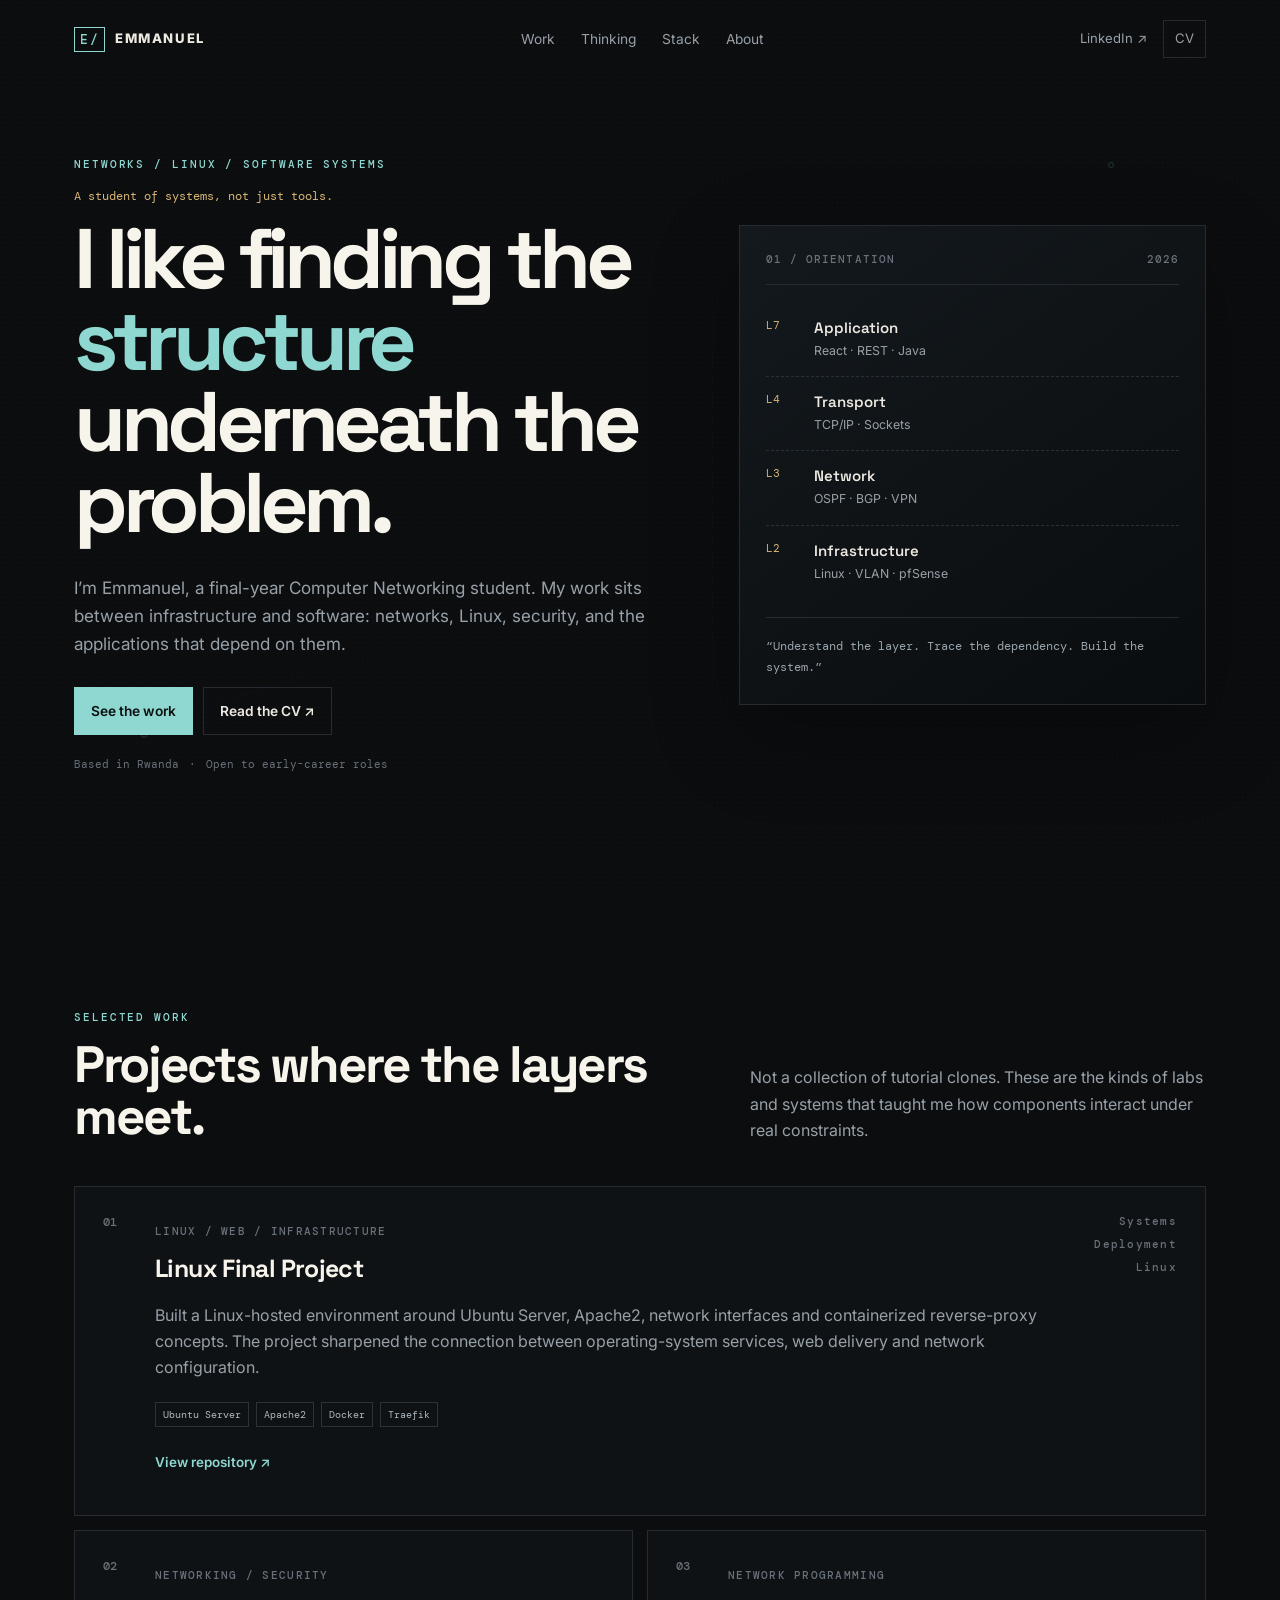
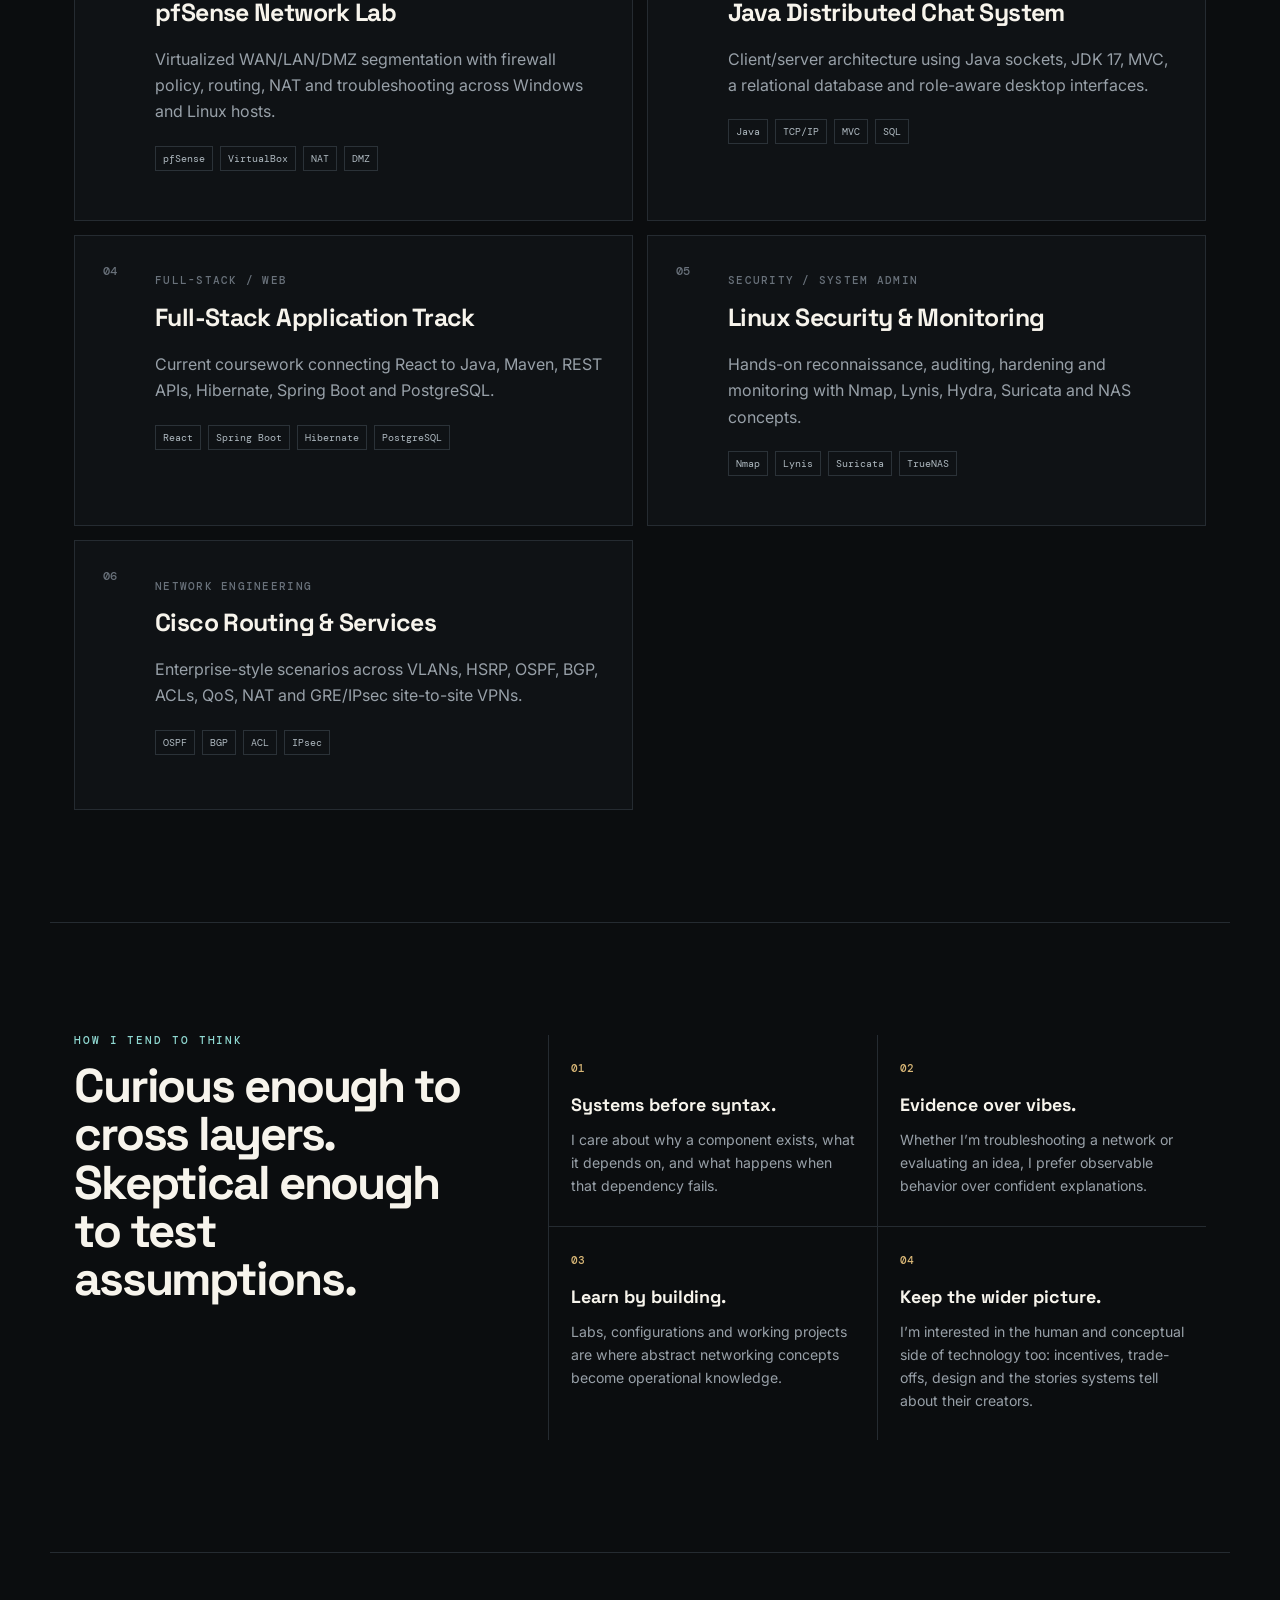
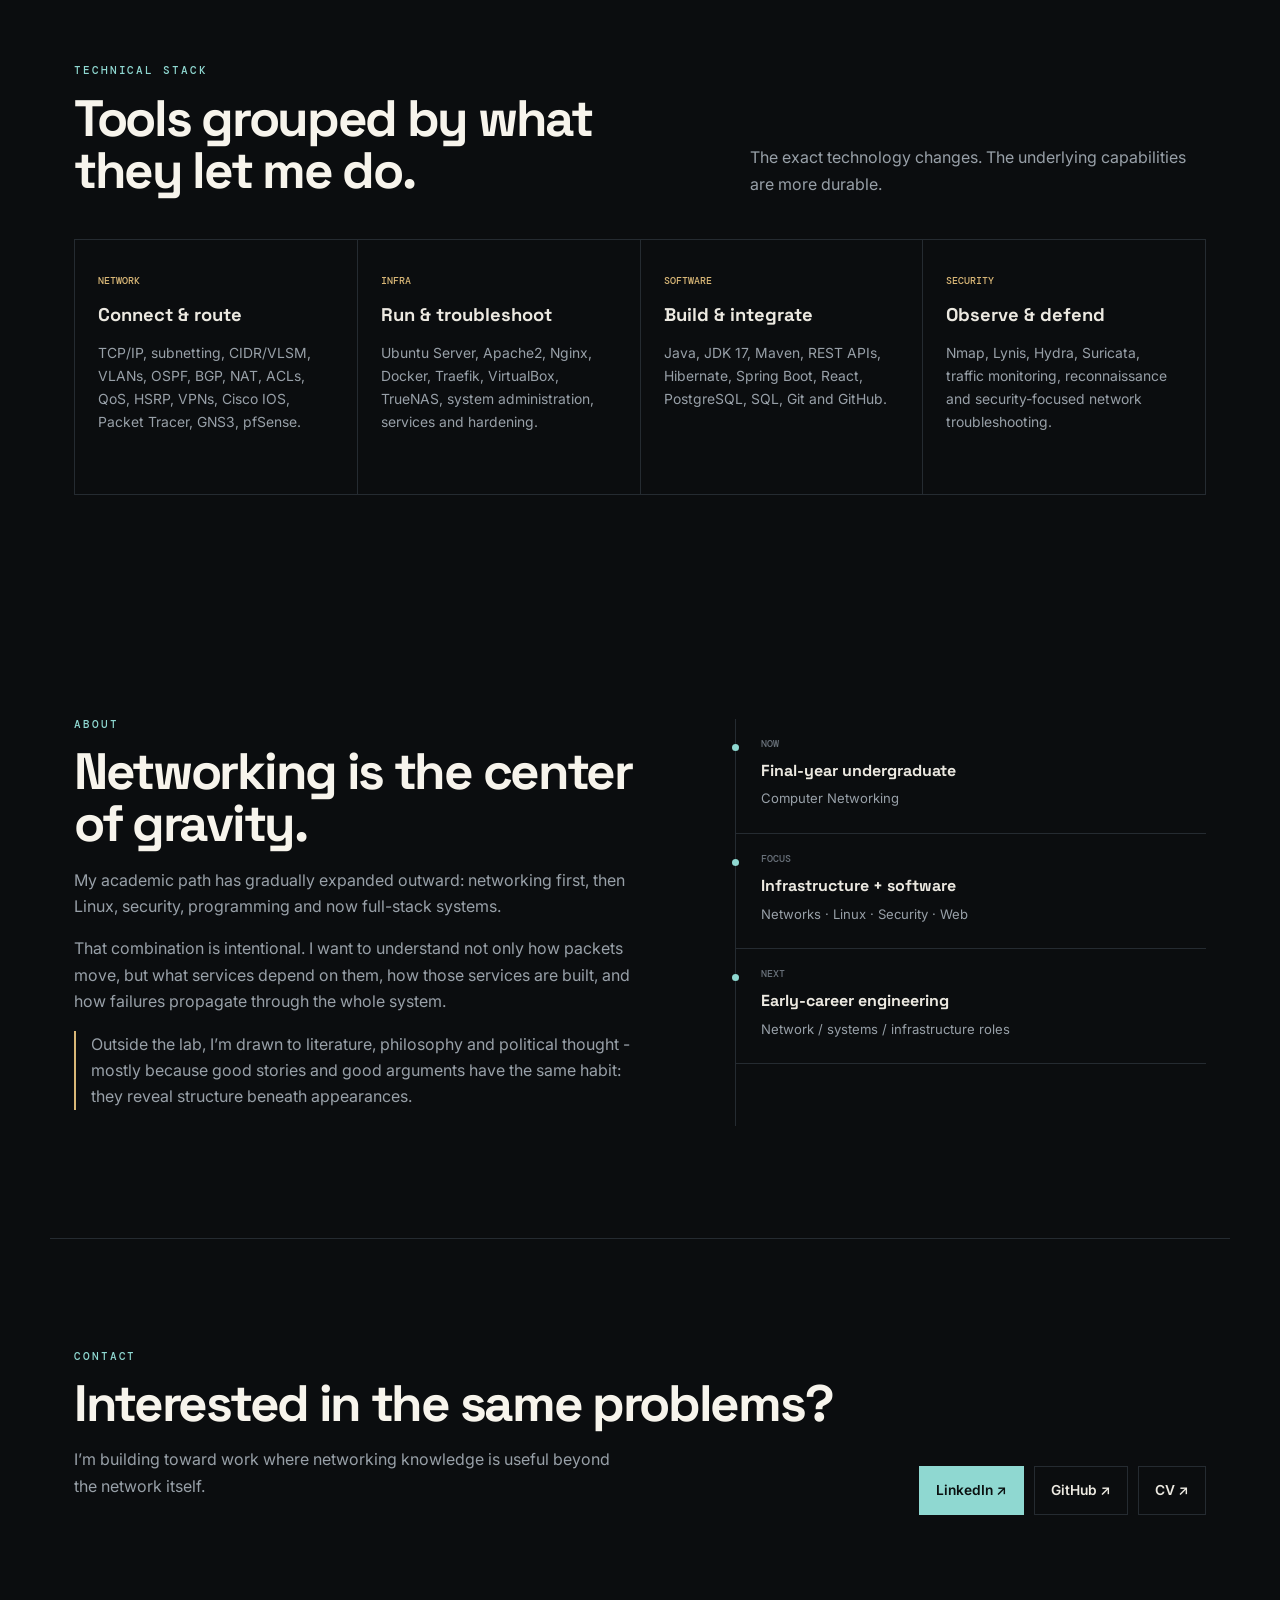
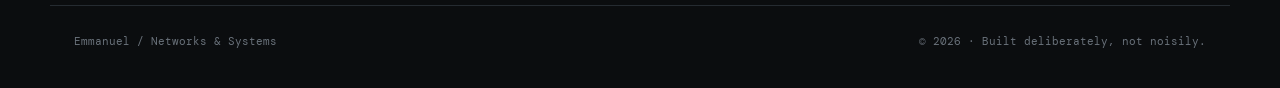
<file: index.html>
<!DOCTYPE html>
<html lang="en">
<head>
  <meta charset="utf-8">
  <meta name="viewport" content="width=device-width, initial-scale=1">
  <meta name="description" content="Emmanuel - Computer Networking student exploring networks, Linux, security, and software systems.">
  <title>Emmanuel | Networks, Systems & Software</title>
  <link rel="preconnect" href="https://fonts.googleapis.com">
  <link rel="preconnect" href="https://fonts.gstatic.com" crossorigin>
  <link href="https://fonts.googleapis.com/css2?family=DM+Mono:wght@400;500&family=Inter:wght@400;500;600;700;800&family=Space+Grotesk:wght@500;600;700&display=swap" rel="stylesheet">
  <link rel="stylesheet" href="style.css">
</head>
<body>
  <div class="grain" aria-hidden="true"></div>
  <div class="topology" aria-hidden="true"><span class="node n1"></span><span class="node n2"></span><span class="node n3"></span><span class="node n4"></span><span class="line l1"></span><span class="line l2"></span><span class="line l3"></span></div>
  <header class="site-header">
    <a class="brand" href="#top"><span class="brand-mark">E/</span><span>EMMANUEL</span></a>
    <nav aria-label="Primary navigation"><a href="#work">Work</a><a href="#thinking">Thinking</a><a href="#skills">Stack</a><a href="#about">About</a></nav>
    <div class="header-links"><a href="https://www.linkedin.com/in/emmanuel-kur/" target="_blank" rel="noreferrer">LinkedIn ↗</a><a class="header-cv" href="cv.html">CV</a></div>
  </header>
  <main id="top">
    <section class="hero section">
      <div class="hero-copy">
        <p class="eyebrow">NETWORKS / LINUX / SOFTWARE SYSTEMS</p><p class="hero-kicker">A student of systems, not just tools.</p>
        <h1>I like finding the <em>structure</em> underneath the problem.</h1>
        <p class="hero-text">I’m Emmanuel, a final-year Computer Networking student. My work sits between infrastructure and software: networks, Linux, security, and the applications that depend on them.</p>
        <div class="hero-actions"><a class="button primary" href="#work">See the work</a><a class="button secondary" href="cv.html">Read the CV ↗</a></div>
        <div class="hero-meta"><span>Based in Rwanda</span><span>·</span><span>Open to early-career roles</span></div>
      </div>
      <aside class="hero-card"><div class="card-label"><span>01 / ORIENTATION</span><span>2026</span></div><div class="stack-diagram"><div><span class="layer-no">L7</span><strong>Application</strong><small>React · REST · Java</small></div><div><span class="layer-no">L4</span><strong>Transport</strong><small>TCP/IP · Sockets</small></div><div><span class="layer-no">L3</span><strong>Network</strong><small>OSPF · BGP · VPN</small></div><div><span class="layer-no">L2</span><strong>Infrastructure</strong><small>Linux · VLAN · pfSense</small></div></div><p class="card-note">“Understand the layer. Trace the dependency. Build the system.”</p></aside>
    </section>
    <section id="work" class="section">
      <div class="section-heading"><div><p class="eyebrow">SELECTED WORK</p><h2>Projects where the layers meet.</h2></div><p>Not a collection of tutorial clones. These are the kinds of labs and systems that taught me how components interact under real constraints.</p></div>
      <div class="project-grid">
        <article class="project-card feature"><div class="project-index">01</div><div class="project-main"><p class="project-type">LINUX / WEB / INFRASTRUCTURE</p><h3>Linux Final Project</h3><p>Built a Linux-hosted environment around Ubuntu Server, Apache2, network interfaces and containerized reverse-proxy concepts. The project sharpened the connection between operating-system services, web delivery and network configuration.</p><div class="tags"><span>Ubuntu Server</span><span>Apache2</span><span>Docker</span><span>Traefik</span></div><a class="text-link" href="https://github.com/Immanuel23rd/Linux_Final_Project" target="_blank" rel="noreferrer">View repository ↗</a></div><div class="project-aside"><span>Systems</span><span>Deployment</span><span>Linux</span></div></article>
        <article class="project-card"><div class="project-index">02</div><div class="project-main"><p class="project-type">NETWORKING / SECURITY</p><h3>pfSense Network Lab</h3><p>Virtualized WAN/LAN/DMZ segmentation with firewall policy, routing, NAT and troubleshooting across Windows and Linux hosts.</p><div class="tags"><span>pfSense</span><span>VirtualBox</span><span>NAT</span><span>DMZ</span></div></div></article>
        <article class="project-card"><div class="project-index">03</div><div class="project-main"><p class="project-type">NETWORK PROGRAMMING</p><h3>Java Distributed Chat System</h3><p>Client/server architecture using Java sockets, JDK 17, MVC, a relational database and role-aware desktop interfaces.</p><div class="tags"><span>Java</span><span>TCP/IP</span><span>MVC</span><span>SQL</span></div></div></article>
        <article class="project-card"><div class="project-index">04</div><div class="project-main"><p class="project-type">FULL-STACK / WEB</p><h3>Full-Stack Application Track</h3><p>Current coursework connecting React to Java, Maven, REST APIs, Hibernate, Spring Boot and PostgreSQL.</p><div class="tags"><span>React</span><span>Spring Boot</span><span>Hibernate</span><span>PostgreSQL</span></div></div></article>
        <article class="project-card"><div class="project-index">05</div><div class="project-main"><p class="project-type">SECURITY / SYSTEM ADMIN</p><h3>Linux Security &amp; Monitoring</h3><p>Hands-on reconnaissance, auditing, hardening and monitoring with Nmap, Lynis, Hydra, Suricata and NAS concepts.</p><div class="tags"><span>Nmap</span><span>Lynis</span><span>Suricata</span><span>TrueNAS</span></div></div></article>
        <article class="project-card"><div class="project-index">06</div><div class="project-main"><p class="project-type">NETWORK ENGINEERING</p><h3>Cisco Routing &amp; Services</h3><p>Enterprise-style scenarios across VLANs, HSRP, OSPF, BGP, ACLs, QoS, NAT and GRE/IPsec site-to-site VPNs.</p><div class="tags"><span>OSPF</span><span>BGP</span><span>ACL</span><span>IPsec</span></div></div></article>
      </div>
    </section>
    <section id="thinking" class="section thinking-section"><div class="thinking-intro"><p class="eyebrow">HOW I TEND TO THINK</p><h2>Curious enough to cross layers. Skeptical enough to test assumptions.</h2></div><div class="thinking-grid"><div class="thought"><span>01</span><h3>Systems before syntax.</h3><p>I care about why a component exists, what it depends on, and what happens when that dependency fails.</p></div><div class="thought"><span>02</span><h3>Evidence over vibes.</h3><p>Whether I’m troubleshooting a network or evaluating an idea, I prefer observable behavior over confident explanations.</p></div><div class="thought"><span>03</span><h3>Learn by building.</h3><p>Labs, configurations and working projects are where abstract networking concepts become operational knowledge.</p></div><div class="thought"><span>04</span><h3>Keep the wider picture.</h3><p>I’m interested in the human and conceptual side of technology too: incentives, trade-offs, design and the stories systems tell about their creators.</p></div></div></section>
    <section id="skills" class="section skill-section"><div class="section-heading"><div><p class="eyebrow">TECHNICAL STACK</p><h2>Tools grouped by what they let me do.</h2></div><p>The exact technology changes. The underlying capabilities are more durable.</p></div><div class="skill-grid"><div class="skill-block"><span>NETWORK</span><h3>Connect &amp; route</h3><p>TCP/IP, subnetting, CIDR/VLSM, VLANs, OSPF, BGP, NAT, ACLs, QoS, HSRP, VPNs, Cisco IOS, Packet Tracer, GNS3, pfSense.</p></div><div class="skill-block"><span>INFRA</span><h3>Run &amp; troubleshoot</h3><p>Ubuntu Server, Apache2, Nginx, Docker, Traefik, VirtualBox, TrueNAS, system administration, services and hardening.</p></div><div class="skill-block"><span>SOFTWARE</span><h3>Build &amp; integrate</h3><p>Java, JDK 17, Maven, REST APIs, Hibernate, Spring Boot, React, PostgreSQL, SQL, Git and GitHub.</p></div><div class="skill-block"><span>SECURITY</span><h3>Observe &amp; defend</h3><p>Nmap, Lynis, Hydra, Suricata, traffic monitoring, reconnaissance and security-focused network troubleshooting.</p></div></div></section>
    <section id="about" class="section about-section"><div class="about-copy"><p class="eyebrow">ABOUT</p><h2>Networking is the center of gravity.</h2><p>My academic path has gradually expanded outward: networking first, then Linux, security, programming and now full-stack systems.</p><p>That combination is intentional. I want to understand not only how packets move, but what services depend on them, how those services are built, and how failures propagate through the whole system.</p><p class="aside-line">Outside the lab, I’m drawn to literature, philosophy and political thought - mostly because good stories and good arguments have the same habit: they reveal structure beneath appearances.</p></div><div class="about-notes"><div class="note"><span>NOW</span><strong>Final-year undergraduate</strong><p>Computer Networking</p></div><div class="note"><span>FOCUS</span><strong>Infrastructure + software</strong><p>Networks · Linux · Security · Web</p></div><div class="note"><span>NEXT</span><strong>Early-career engineering</strong><p>Network / systems / infrastructure roles</p></div></div></section>
    <section id="contact" class="section contact-section"><div><p class="eyebrow">CONTACT</p><h2>Interested in the same problems?</h2><p>I’m building toward work where networking knowledge is useful beyond the network itself.</p></div><div class="contact-actions"><a class="button primary" href="https://www.linkedin.com/in/emmanuel-kur/" target="_blank" rel="noreferrer">LinkedIn ↗</a><a class="button secondary" href="https://github.com/Immanuel23rd" target="_blank" rel="noreferrer">GitHub ↗</a><a class="button secondary" href="cv.html">CV ↗</a></div></section>
  </main>
  <footer><span>Emmanuel / Networks &amp; Systems</span><span>© 2026 · Built deliberately, not noisily.</span></footer>
</body>
</html>
</file>
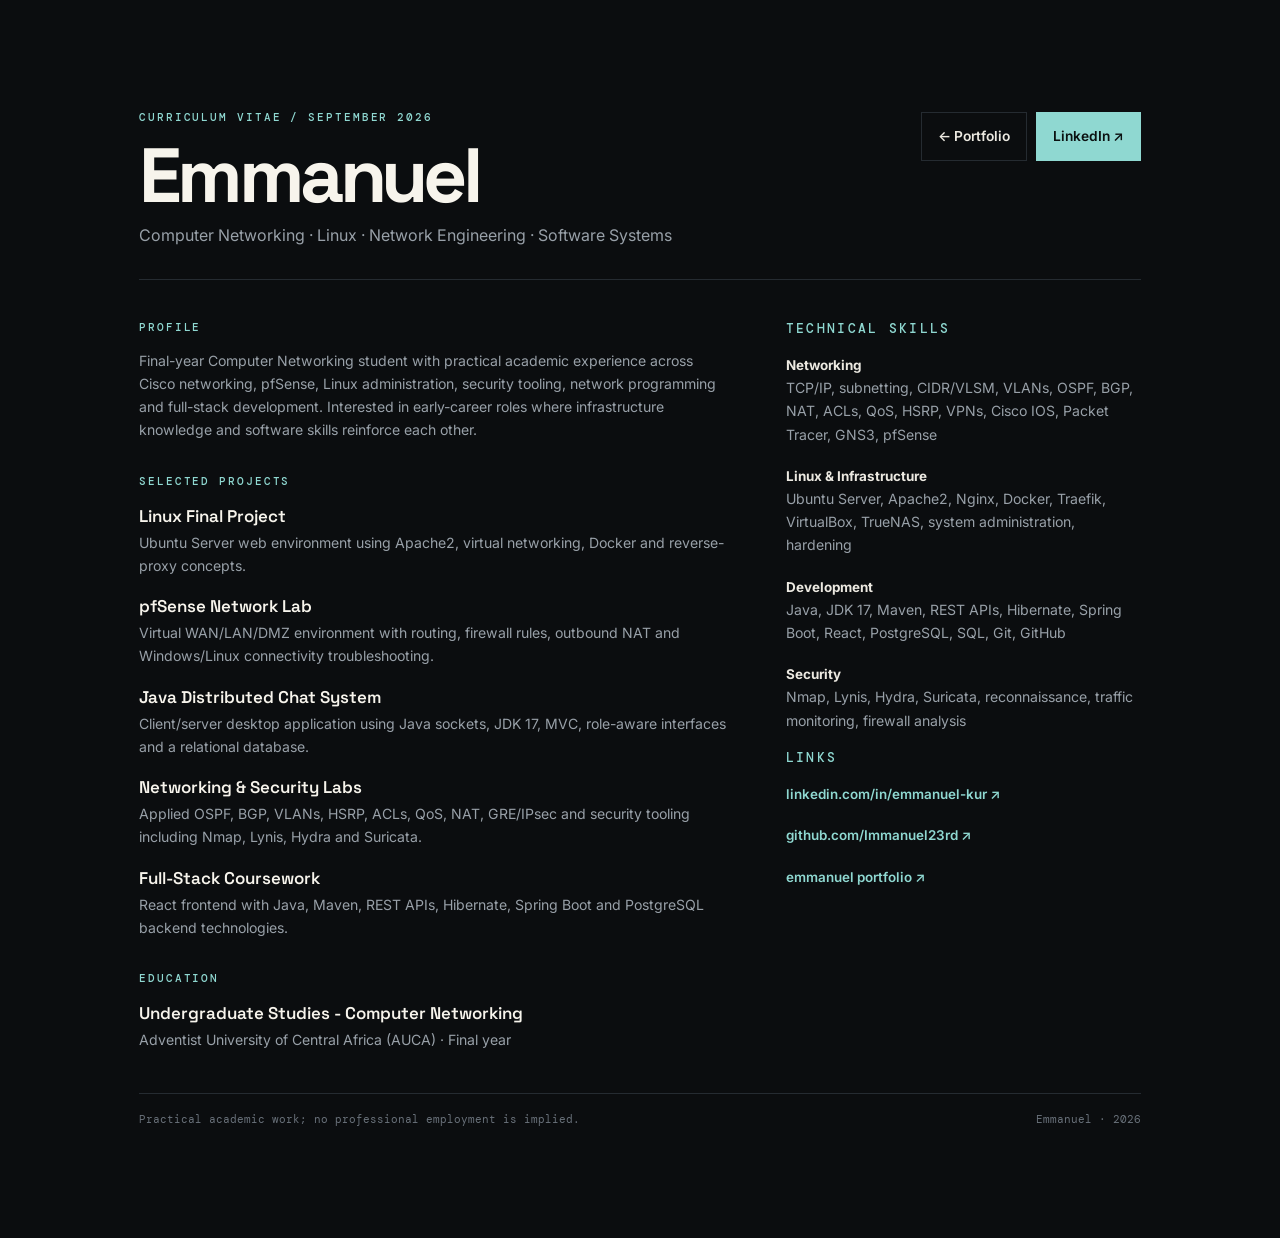
<file: cv.html>
<!DOCTYPE html><html lang="en"><head><meta charset="utf-8"><meta name="viewport" content="width=device-width, initial-scale=1"><title>Emmanuel | CV</title><link rel="preconnect" href="https://fonts.googleapis.com"><link rel="preconnect" href="https://fonts.gstatic.com" crossorigin><link href="https://fonts.googleapis.com/css2?family=DM+Mono:wght@400;500&family=Inter:wght@400;500;600;700;800&family=Space+Grotesk:wght@500;600;700&display=swap" rel="stylesheet"><link rel="stylesheet" href="style.css"></head><body><main class="section cv-page"><div class="cv-top"><div><p class="eyebrow">CURRICULUM VITAE / SEPTEMBER 2026</p><h1>Emmanuel</h1><p class="cv-sub">Computer Networking · Linux · Network Engineering · Software Systems</p></div><div class="cv-actions"><a class="button secondary" href="index.html">← Portfolio</a><a class="button primary" href="https://www.linkedin.com/in/emmanuel-kur/" target="_blank" rel="noreferrer">LinkedIn ↗</a></div></div><div class="cv-grid"><section><p class="eyebrow">PROFILE</p><p class="cv-muted">Final-year Computer Networking student with practical academic experience across Cisco networking, pfSense, Linux administration, security tooling, network programming and full-stack development. Interested in early-career roles where infrastructure knowledge and software skills reinforce each other.</p><p class="eyebrow cv-space">SELECTED PROJECTS</p><h3>Linux Final Project</h3><p class="cv-muted">Ubuntu Server web environment using Apache2, virtual networking, Docker and reverse-proxy concepts.</p><h3>pfSense Network Lab</h3><p class="cv-muted">Virtual WAN/LAN/DMZ environment with routing, firewall rules, outbound NAT and Windows/Linux connectivity troubleshooting.</p><h3>Java Distributed Chat System</h3><p class="cv-muted">Client/server desktop application using Java sockets, JDK 17, MVC, role-aware interfaces and a relational database.</p><h3>Networking &amp; Security Labs</h3><p class="cv-muted">Applied OSPF, BGP, VLANs, HSRP, ACLs, QoS, NAT, GRE/IPsec and security tooling including Nmap, Lynis, Hydra and Suricata.</p><h3>Full-Stack Coursework</h3><p class="cv-muted">React frontend with Java, Maven, REST APIs, Hibernate, Spring Boot and PostgreSQL backend technologies.</p><p class="eyebrow cv-space">EDUCATION</p><h3>Undergraduate Studies - Computer Networking</h3><p class="cv-muted">Adventist University of Central Africa (AUCA) · Final year</p></section><aside><p class="eyebrow">TECHNICAL SKILLS</p><p><strong>Networking</strong><br><span class="cv-muted">TCP/IP, subnetting, CIDR/VLSM, VLANs, OSPF, BGP, NAT, ACLs, QoS, HSRP, VPNs, Cisco IOS, Packet Tracer, GNS3, pfSense</span></p><p><strong>Linux &amp; Infrastructure</strong><br><span class="cv-muted">Ubuntu Server, Apache2, Nginx, Docker, Traefik, VirtualBox, TrueNAS, system administration, hardening</span></p><p><strong>Development</strong><br><span class="cv-muted">Java, JDK 17, Maven, REST APIs, Hibernate, Spring Boot, React, PostgreSQL, SQL, Git, GitHub</span></p><p><strong>Security</strong><br><span class="cv-muted">Nmap, Lynis, Hydra, Suricata, reconnaissance, traffic monitoring, firewall analysis</span></p><p class="eyebrow cv-space">LINKS</p><p><a class="text-link" href="https://www.linkedin.com/in/emmanuel-kur/" target="_blank" rel="noreferrer">linkedin.com/in/emmanuel-kur ↗</a></p><p><a class="text-link" href="https://github.com/Immanuel23rd" target="_blank" rel="noreferrer">github.com/Immanuel23rd ↗</a></p><p><a class="text-link" href="index.html">emmanuel portfolio ↗</a></p></aside></div><div class="cv-foot"><span>Practical academic work; no professional employment is implied.</span><span>Emmanuel · 2026</span></div></main></body></html>
</file>
<file: style.css>
:root{--bg:#0b0d0f;--panel:#101418;--text:#ece9e1;--muted:#98a0a8;--faint:#69717a;--line:#252b31;--cyan:#8fd8d1;--amber:#d9b777;--white:#f7f4ec;--max:1180px}*{box-sizing:border-box}html{scroll-behavior:smooth}body{margin:0;background:var(--bg);color:var(--text);font-family:Inter,system-ui,sans-serif;line-height:1.65}a{color:inherit;text-decoration:none}.grain{position:fixed;inset:0;pointer-events:none;opacity:.035;background-image:radial-gradient(rgba(255,255,255,.8) .7px,transparent .7px);background-size:5px 5px}.topology{position:fixed;inset:0;pointer-events:none;opacity:.2;transition:transform .35s ease-out}.node{position:absolute;width:6px;height:6px;border:1px solid var(--cyan);border-radius:50%}.n1{top:18%;right:13%}.n2{top:27%;right:27%}.n3{top:46%;right:10%}.n4{bottom:18%;left:11%}.line{position:absolute;height:1px;background:linear-gradient(90deg,transparent,var(--line),transparent);transform-origin:left center}.l1{width:330px;top:21%;right:11%;transform:rotate(24deg)}.l2{width:230px;top:31%;right:11%;transform:rotate(135deg)}.l3{width:260px;bottom:19%;left:11%;transform:rotate(-18deg)}.site-header,main,footer{position:relative;z-index:1}.site-header{height:78px;max-width:var(--max);margin:auto;padding:0 24px;display:flex;align-items:center;justify-content:space-between}.brand{display:flex;align-items:center;gap:10px;font-weight:800;letter-spacing:.12em;font-size:.82rem}.brand-mark{font:500 .82rem 'DM Mono',monospace;color:var(--cyan);border:1px solid var(--cyan);padding:3px 5px;transition:transform .25s ease}.brand:hover .brand-mark{transform:scale(1.12) rotate(-3deg)}.site-header nav{display:flex;gap:26px;color:var(--muted);font-size:.86rem}.site-header nav a,.header-links a{transition:color .2s ease,transform .2s ease}.site-header nav a:hover,.header-links a:hover{color:var(--white);transform:translateY(-1px)}.header-links{display:flex;align-items:center;gap:16px;color:var(--muted);font-size:.82rem}.header-cv{border:1px solid var(--line);padding:7px 11px;transition:border-color .2s ease,background .2s ease}.header-cv:hover{border-color:var(--cyan);background:rgba(143,216,209,.05)}.section{max-width:var(--max);margin:auto;padding:112px 24px}.hero{min-height:calc(100vh - 78px);display:grid;grid-template-columns:1.12fr .88fr;gap:70px;align-items:center;padding-top:64px}.eyebrow{font:500 .70rem/1 'DM Mono',monospace;letter-spacing:.17em;color:var(--cyan);margin:0 0 16px}.hero-kicker{font-family:'DM Mono',monospace;color:var(--amber);font-size:.78rem;margin:0 0 13px}.hero h1{font-family:'Space Grotesk',Inter,sans-serif;font-size:clamp(3.4rem,6.6vw,6.8rem);line-height:.96;letter-spacing:-.065em;max-width:780px;margin:0 0 30px;color:var(--white)}.hero h1 em{font-style:normal;color:var(--cyan)}.hero-text{max-width:690px;color:var(--muted);font-size:1.07rem}.hero-actions,.contact-actions{display:flex;flex-wrap:wrap;gap:10px;margin-top:28px}.button{display:inline-flex;align-items:center;justify-content:center;padding:12px 16px;border:1px solid var(--line);font-size:.86rem;font-weight:600;cursor:pointer;transition:transform .22s ease,border-color .22s ease,background .22s ease,box-shadow .22s ease}.button:hover,.button:focus-visible{transform:translateY(-2px);border-color:rgba(143,216,209,.45);box-shadow:0 10px 25px rgba(0,0,0,.2);outline:none}.button.primary{background:var(--cyan);color:#0b1111;border-color:var(--cyan)}.button.primary:hover{box-shadow:0 12px 30px rgba(143,216,209,.16)}.button.secondary{background:transparent}.hero-meta{display:flex;gap:10px;color:var(--faint);font:400 .70rem 'DM Mono',monospace;margin-top:22px}.hero-card{border:1px solid var(--line);background:linear-gradient(145deg,rgba(21,26,31,.92),rgba(11,13,15,.92));padding:26px;box-shadow:0 30px 80px rgba(0,0,0,.28);transition:transform .35s ease,box-shadow .35s ease}.hero-card:hover{transform:translateY(-6px);box-shadow:0 34px 90px rgba(0,0,0,.38)}.card-label{display:flex;justify-content:space-between;color:var(--faint);font:500 .67rem 'DM Mono',monospace;letter-spacing:.1em;padding-bottom:18px;border-bottom:1px solid var(--line)}.stack-diagram{padding:18px 0}.stack-diagram>div{display:grid;grid-template-columns:38px 1fr;gap:10px;padding:15px 0;border-bottom:1px dashed #293037;transition:transform .22s ease,padding-left .22s ease,background .22s ease}.stack-diagram>div:hover{transform:translateX(6px);padding-left:6px;background:rgba(143,216,209,.025)}.stack-diagram>div:last-child{border-bottom:0}.layer-no{font:400 .67rem 'DM Mono',monospace;color:var(--amber)}.stack-diagram strong{font:600 .94rem 'Space Grotesk',sans-serif}.stack-diagram small{grid-column:2;color:var(--muted);font-size:.77rem;margin-top:-6px}.card-note{font:400 .78rem/1.7 'DM Mono',monospace;color:#9aa6ae;border-top:1px solid var(--line);padding-top:18px;margin:0}.section-heading{display:grid;grid-template-columns:1.15fr .85fr;gap:60px;align-items:end;margin-bottom:42px}.section-heading h2,.thinking-intro h2,.about-copy h2,.contact-section h2{font-family:'Space Grotesk',sans-serif;font-size:clamp(2.2rem,4vw,4rem);line-height:1.02;letter-spacing:-.045em;margin:0;color:var(--white)}.section-heading>p{color:var(--muted);margin:0;max-width:500px}.project-grid{display:grid;grid-template-columns:repeat(2,1fr);gap:14px}.project-card{background:rgba(16,20,24,.82);border:1px solid var(--line);padding:28px;display:grid;grid-template-columns:34px 1fr;gap:18px;min-height:270px;transition:transform .28s ease,border-color .28s ease,box-shadow .28s ease}.project-card:hover{transform:translateY(-5px);border-color:rgba(143,216,209,.3);box-shadow:0 18px 45px rgba(0,0,0,.2)}.project-card.feature{grid-column:1/-1;grid-template-columns:34px 1fr 110px;min-height:330px}.project-index{font:500 .72rem 'DM Mono',monospace;color:var(--faint)}.project-type,.project-aside{font:500 .66rem 'DM Mono',monospace;letter-spacing:.12em;color:var(--faint)}.project-card h3{font-family:'Space Grotesk',sans-serif;font-size:1.55rem;letter-spacing:-.025em;margin:0 0 12px;color:var(--white);transition:color .22s ease}.project-card:hover h3{color:var(--cyan)}.project-card p:not(.project-type){color:var(--muted);margin:0}.project-aside{display:flex;flex-direction:column;align-items:flex-end;gap:10px}.tags{display:flex;flex-wrap:wrap;gap:7px;margin:21px 0}.tags span{font:400 .64rem 'DM Mono',monospace;color:#b0bac1;border:1px solid #2b3238;padding:5px 7px;transition:transform .2s ease,border-color .2s ease}.project-card:hover .tags span{transform:translateY(-1px)}.tags span:hover{border-color:var(--cyan)}.text-link{color:var(--cyan);font-size:.84rem;font-weight:600}.thinking-section{border-top:1px solid var(--line);border-bottom:1px solid var(--line);display:grid;grid-template-columns:.76fr 1.24fr;gap:70px}.thinking-intro h2{font-size:clamp(2.1rem,3.7vw,3.8rem)}.thinking-grid{display:grid;grid-template-columns:repeat(2,1fr)}.thought{padding:18px 22px 28px;border-left:1px solid var(--line);border-top:1px solid var(--line);transition:transform .25s ease,border-color .25s ease,background .25s ease}.thought:nth-child(-n+2){border-top:0}.thought:hover{transform:translateY(-3px);border-color:rgba(143,216,209,.25);background:rgba(255,255,255,.015)}.thought span{font:500 .66rem 'DM Mono',monospace;color:var(--amber)}.thought h3{font-family:'Space Grotesk',sans-serif;margin:11px 0 8px;font-size:1.12rem;color:var(--white)}.thought p{color:var(--muted);margin:0;font-size:.88rem}.skill-grid{display:grid;grid-template-columns:repeat(4,1fr);border-top:1px solid var(--line);border-left:1px solid var(--line)}.skill-block{padding:25px 23px;min-height:255px;border-right:1px solid var(--line);border-bottom:1px solid var(--line);transition:transform .25s ease,border-color .25s ease,background .25s ease}.skill-block:hover{transform:translateY(-4px);border-color:rgba(143,216,209,.25);background:rgba(255,255,255,.015)}.skill-block>span{font:500 .64rem 'DM Mono',monospace;color:var(--amber)}.skill-block h3{font-family:'Space Grotesk',sans-serif;font-size:1.15rem;margin:9px 0 11px}.skill-block p{color:var(--muted);margin:0;font-size:.87rem}.about-section{display:grid;grid-template-columns:1.1fr .9fr;gap:85px}.about-copy p:not(.eyebrow){color:var(--muted);max-width:620px}.aside-line{border-left:2px solid var(--amber);padding-left:15px}.about-notes{border-left:1px solid var(--line)}.note{padding:18px 0 23px 25px;border-bottom:1px solid var(--line);position:relative;transition:transform .25s ease,border-color .25s ease}.note:before{content:'';position:absolute;left:-4px;top:25px;width:7px;height:7px;border-radius:50%;background:var(--cyan);transition:transform .25s ease}.note:hover{transform:translateX(5px);border-color:rgba(143,216,209,.25)}.note:hover:before{transform:scale(1.5)}.note span{display:block;color:var(--faint);font:500 .65rem 'DM Mono',monospace;margin-bottom:7px}.note strong{font-family:'Space Grotesk',sans-serif}.note p{color:var(--muted);font-size:.82rem;margin:4px 0 0}.contact-section{display:flex;align-items:flex-end;justify-content:space-between;border-top:1px solid var(--line);padding-bottom:90px}.contact-section p:not(.eyebrow){color:var(--muted);max-width:560px}.contact-email{display:inline-block;margin-top:16px;color:var(--cyan);font:500 .86rem 'DM Mono',monospace;word-break:break-word}.contact-actions{margin-top:0}.copy-email{cursor:pointer}.copy-status{min-height:1em;color:var(--cyan);font:500 .68rem 'DM Mono',monospace;margin-top:8px}footer{max-width:var(--max);margin:auto;padding:28px 24px 40px;display:flex;justify-content:space-between;gap:20px;border-top:1px solid var(--line);color:var(--faint);font:400 .68rem 'DM Mono',monospace}.cv-page{max-width:1050px}.cv-top{display:flex;justify-content:space-between;gap:30px;align-items:flex-start;border-bottom:1px solid var(--line);padding-bottom:30px}.cv-top h1{font:700 clamp(3rem,6vw,5.5rem)/.95 'Space Grotesk',sans-serif;letter-spacing:-.06em;color:var(--white);margin:0 0 10px}.cv-sub{color:var(--muted);margin:0}.cv-actions{display:flex;gap:9px;flex-wrap:wrap}.cv-grid{display:grid;grid-template-columns:1.25fr .75fr;gap:55px;padding-top:42px}.cv-grid h3{font:600 1.06rem 'Space Grotesk',sans-serif;margin:18px 0 4px;color:var(--white)}.cv-muted{color:var(--muted);margin:0;font-size:.88rem}.cv-space{margin-top:34px}.cv-grid aside p{font-size:.84rem;margin:0 0 19px}.cv-foot{border-top:1px solid var(--line);margin-top:42px;padding-top:18px;display:flex;justify-content:space-between;gap:20px;color:var(--faint);font:400 .67rem 'DM Mono',monospace}@media(max-width:920px){.hero,.thinking-section,.about-section,.contact-section{grid-template-columns:1fr}.hero-card{max-width:680px}.section-heading{grid-template-columns:1fr;gap:22px}.skill-grid{grid-template-columns:repeat(2,1fr)}.project-card.feature{grid-template-columns:34px 1fr}.project-aside{display:none}.contact-actions{margin-top:25px}}@media(max-width:780px){.cv-top,.cv-grid,.cv-foot{display:block}.cv-actions{margin-top:22px}.cv-grid aside{margin-top:40px}.cv-foot span{display:block;margin-top:7px}}@media(max-width:650px){.site-header nav,.header-links>a:first-child{display:none}.site-header{padding:0 18px}.section{padding:82px 18px}.hero h1{font-size:3.25rem}.project-grid,.thinking-grid,.skill-grid{grid-template-columns:1fr}.project-card,.project-card.feature{grid-template-columns:34px 1fr;min-height:0;padding:20px}.project-aside{grid-column:2;display:flex;align-items:flex-start;flex-direction:row;flex-wrap:wrap}.thinking-grid .thought:nth-child(2){border-top:1px solid var(--line)}footer{flex-direction:column}.hero-meta{flex-wrap:wrap}.tech-logo{width:48px;height:48px}}@media (prefers-reduced-motion:reduce){html{scroll-behavior:auto}.reveal,.stagger>*{opacity:1;transform:none;transition:none}.hero-card,.project-card,.thought,.skill-block,.note,.tech-logo,.button,.topology{transition:none!important}}
.tech-logos{display:flex;flex-wrap:wrap;gap:10px;margin-top:30px}.tech-logo{width:52px;height:52px;display:grid;place-items:center;border:1px solid var(--line);border-radius:14px;background:rgba(255,255,255,.025);color:#a7b4bb;font:700 .78rem/1 'DM Mono',monospace;letter-spacing:-.03em;transition:transform .25s cubic-bezier(.22,.61,.36,1),border-color .25s ease,box-shadow .25s ease,color .25s ease,background .25s ease}.tech-logo:hover,.tech-logo:focus-visible{transform:scale(1.18);border-color:rgba(143,216,209,.55);box-shadow:0 12px 30px rgba(143,216,209,.12);color:var(--cyan);background:rgba(143,216,209,.06);outline:none}.tech-logo[data-accent="amber"]:hover{color:var(--amber);border-color:rgba(217,183,119,.55);box-shadow:0 12px 30px rgba(217,183,119,.1)}
</file>
